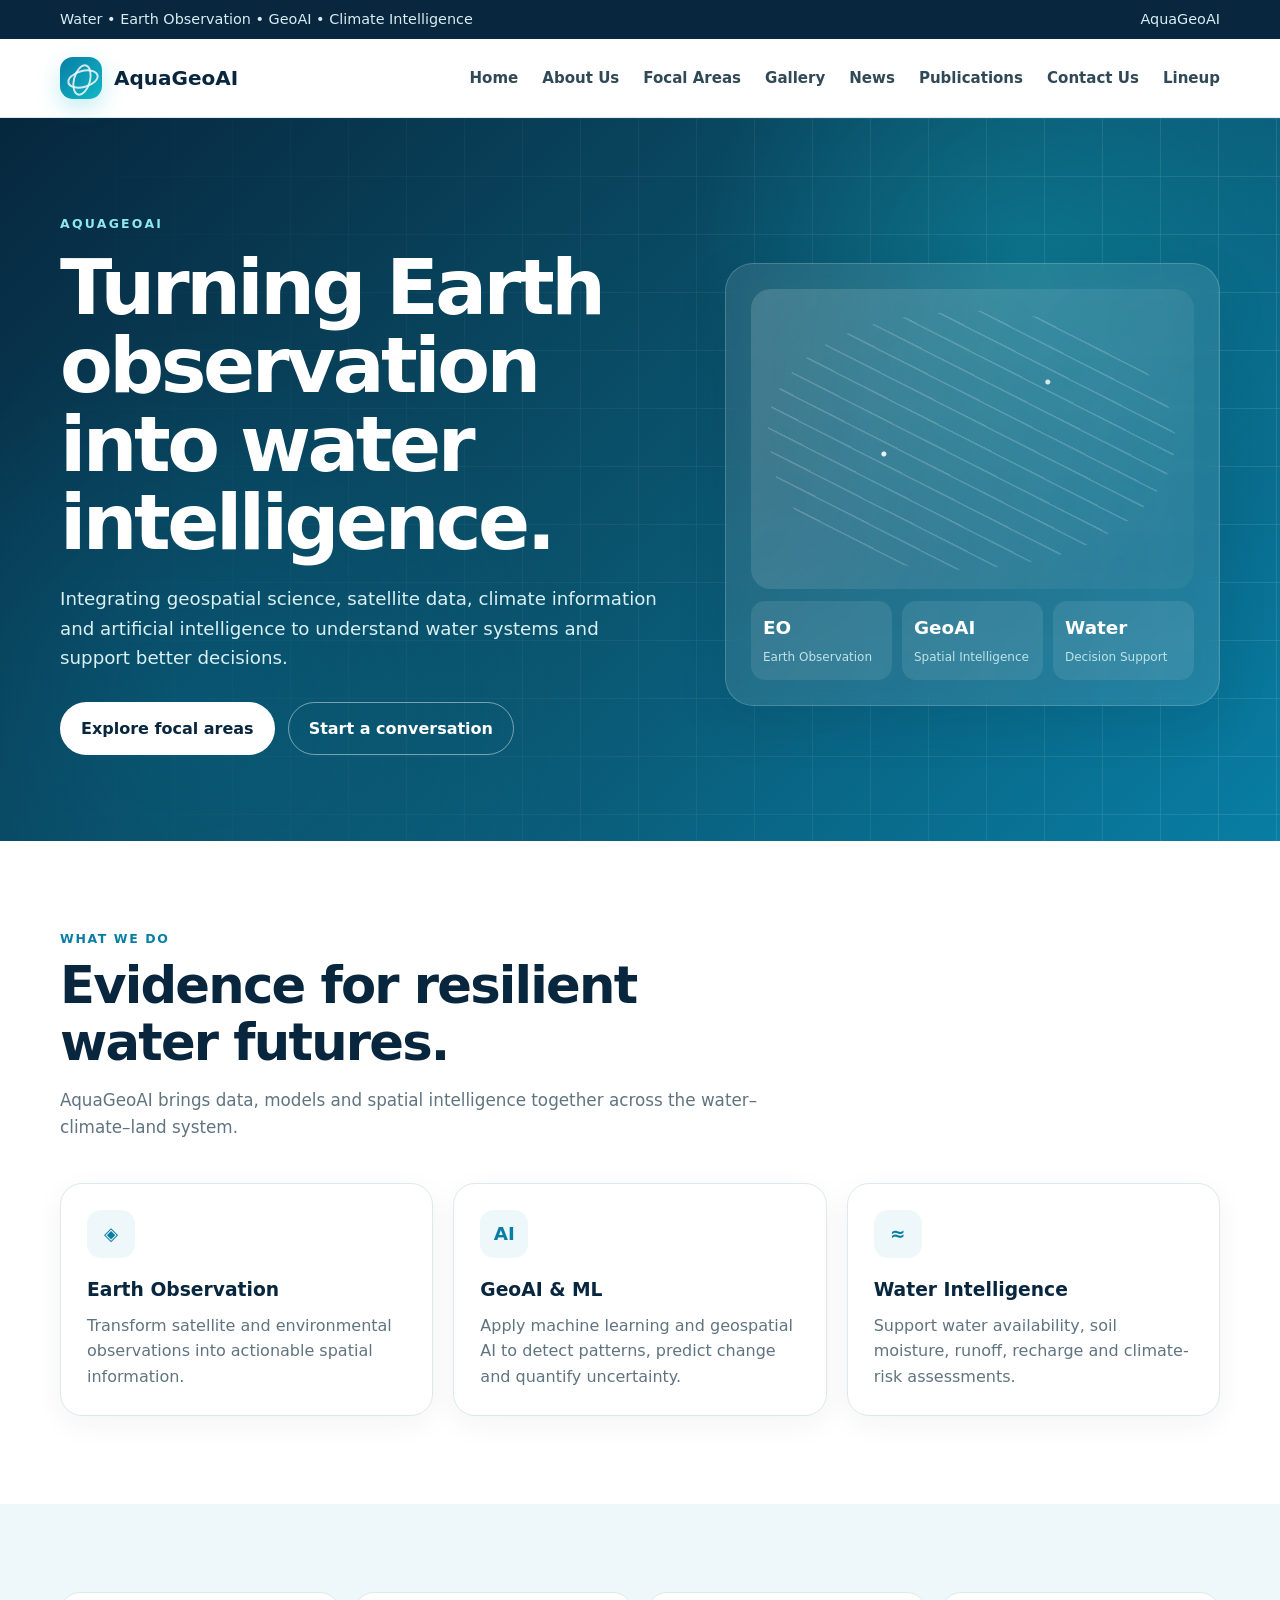
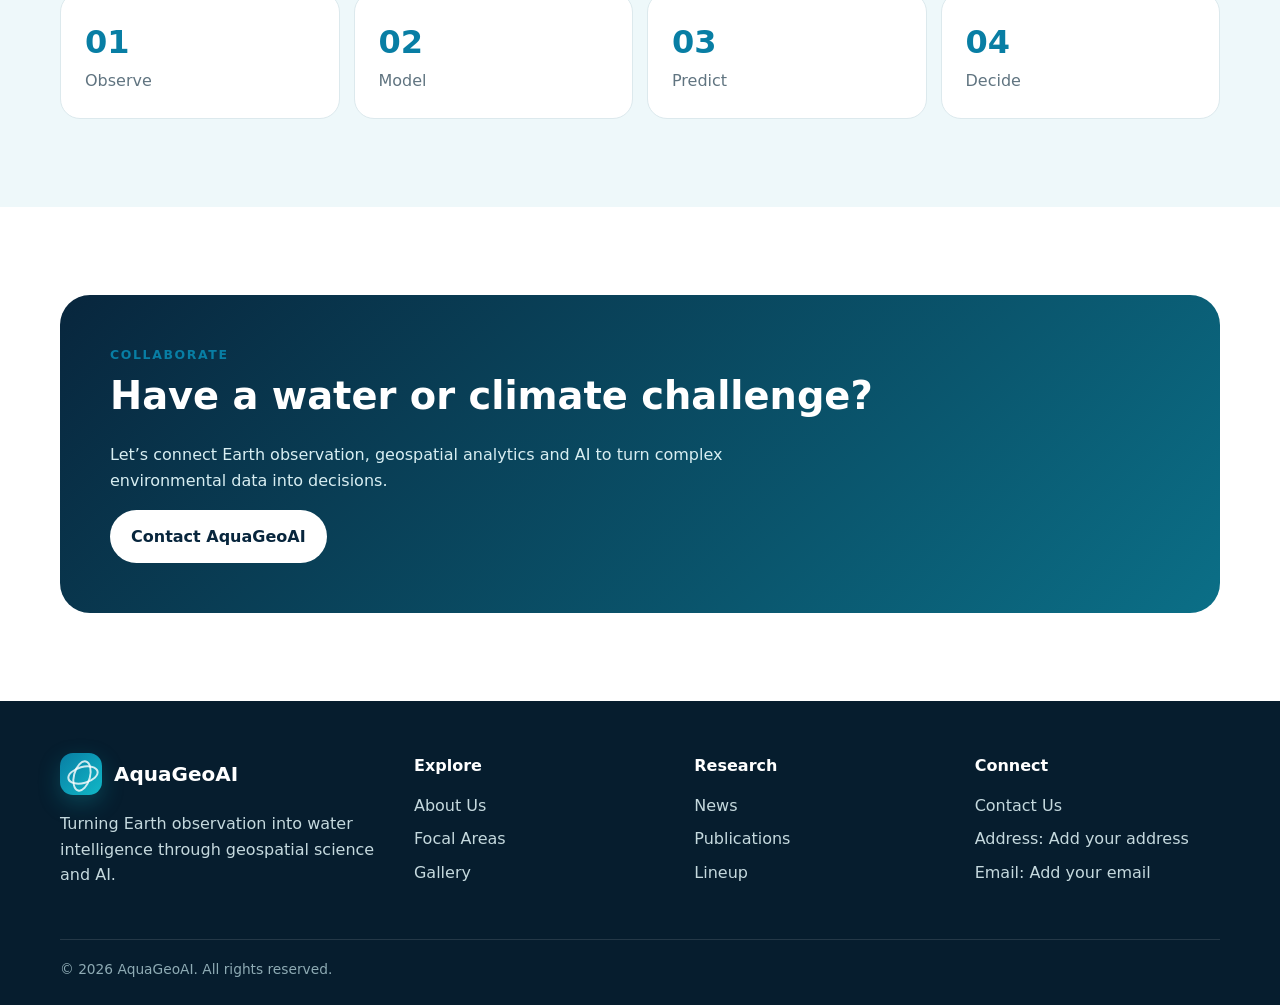
<file: index.html>
<!doctype html>
<html lang="en"><head><meta charset="utf-8"><meta name="viewport" content="width=device-width,initial-scale=1">
<title>Home | AquaGeoAI</title><meta name="description" content="AquaGeoAI — Earth observation, GeoAI, water resources and climate intelligence.">
<link rel="stylesheet" href="styles.css"></head><body>
<div class="topbar"><div class="container"><span>Water • Earth Observation • GeoAI • Climate Intelligence</span><span>AquaGeoAI</span></div></div>
<nav><div class="container nav-inner"><a class="logo" href="index.html"><span class="logo-mark"></span><span>AquaGeoAI</span></a><button class="menu" aria-label="Menu">☰</button><div class="navlinks"><a href="index.html">Home</a><a href="about-us.html">About Us</a><a href="focal-areas.html">Focal Areas</a><a href="gallery.html">Gallery</a><a href="news.html">News</a><a href="publications.html">Publications</a><a href="contact.html">Contact Us</a><a href="lineup.html">Lineup</a></div></div></nav>
<main><section class="hero"><div class="container hero-grid"><div>
<div class="eyebrow">AquaGeoAI</div>
<h1>Turning Earth observation into water intelligence.</h1>
<p>Integrating geospatial science, satellite data, climate information and artificial intelligence to understand water systems and support better decisions.</p>
<div class="actions"><a class="btn btn-primary" href="focal-areas.html">Explore focal areas</a><a class="btn btn-ghost" href="contact.html">Start a conversation</a></div>
</div><div class="hero-panel"><div class="panel-map"></div><div class="metric-row"><div class="metric"><strong>EO</strong><span>Earth Observation</span></div><div class="metric"><strong>GeoAI</strong><span>Spatial Intelligence</span></div><div class="metric"><strong>Water</strong><span>Decision Support</span></div></div></div></div></section>
<section><div class="container"><div class="section-head"><div class="kicker">What we do</div><h2>Evidence for resilient water futures.</h2><p>AquaGeoAI brings data, models and spatial intelligence together across the water–climate–land system.</p></div><div class="cards">
<div class="card"><div class="icon">◈</div><h3>Earth Observation</h3><p>Transform satellite and environmental observations into actionable spatial information.</p></div>
<div class="card"><div class="icon">AI</div><h3>GeoAI & ML</h3><p>Apply machine learning and geospatial AI to detect patterns, predict change and quantify uncertainty.</p></div>
<div class="card"><div class="icon">≈</div><h3>Water Intelligence</h3><p>Support water availability, soil moisture, runoff, recharge and climate-risk assessments.</p></div>
</div></div></section>
<section class="band"><div class="container"><div class="stats"><div class="stat"><strong>01</strong><span>Observe</span></div><div class="stat"><strong>02</strong><span>Model</span></div><div class="stat"><strong>03</strong><span>Predict</span></div><div class="stat"><strong>04</strong><span>Decide</span></div></div></div></section>
<section><div class="container"><div class="cta"><div class="kicker">Collaborate</div><h2>Have a water or climate challenge?</h2><p>Let’s connect Earth observation, geospatial analytics and AI to turn complex environmental data into decisions.</p><a class="btn btn-primary" href="contact.html">Contact AquaGeoAI</a></div></div></section></main>
<footer><div class="container"><div class="footer-grid"><div><a class="logo" href="index.html" style="color:#fff"><span class="logo-mark"></span><span>AquaGeoAI</span></a><p>Turning Earth observation into water intelligence through geospatial science and AI.</p></div>
<div><div class="footer-title">Explore</div><div class="footer-links"><a href="about-us.html">About Us</a><a href="focal-areas.html">Focal Areas</a><a href="gallery.html">Gallery</a></div></div>
<div><div class="footer-title">Research</div><div class="footer-links"><a href="news.html">News</a><a href="publications.html">Publications</a><a href="lineup.html">Lineup</a></div></div>
<div><div class="footer-title">Connect</div><div class="footer-links"><a href="contact.html">Contact Us</a><span>Address: Add your address</span><span>Email: Add your email</span></div></div></div>
<div class="copyright">© <span data-year></span> AquaGeoAI. All rights reserved.</div></div></footer>
<script src="script.js"></script></body></html>
</file>
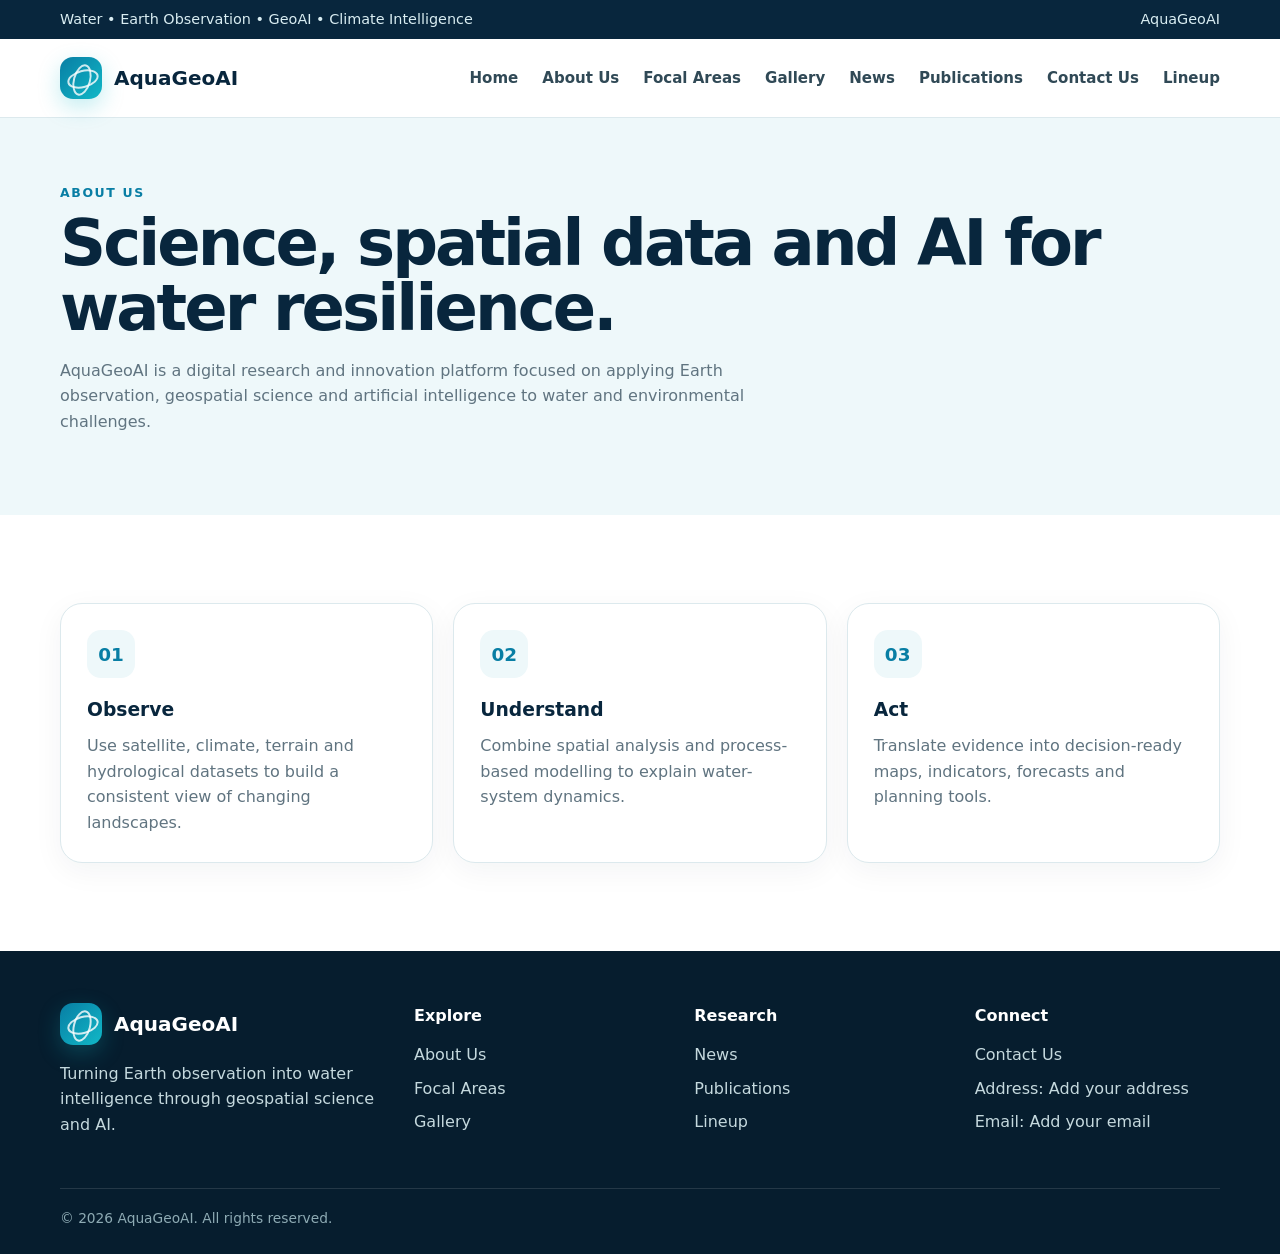
<file: about-us.html>
<!doctype html>
<html lang="en"><head><meta charset="utf-8"><meta name="viewport" content="width=device-width,initial-scale=1">
<title>About Us | AquaGeoAI</title><meta name="description" content="AquaGeoAI — Earth observation, GeoAI, water resources and climate intelligence.">
<link rel="stylesheet" href="styles.css"></head><body>
<div class="topbar"><div class="container"><span>Water • Earth Observation • GeoAI • Climate Intelligence</span><span>AquaGeoAI</span></div></div>
<nav><div class="container nav-inner"><a class="logo" href="index.html"><span class="logo-mark"></span><span>AquaGeoAI</span></a><button class="menu" aria-label="Menu">☰</button><div class="navlinks"><a href="index.html">Home</a><a href="about-us.html">About Us</a><a href="focal-areas.html">Focal Areas</a><a href="gallery.html">Gallery</a><a href="news.html">News</a><a href="publications.html">Publications</a><a href="contact.html">Contact Us</a><a href="lineup.html">Lineup</a></div></div></nav>
<main><section class="page-hero"><div class="container"><div class="kicker">About us</div><h1>Science, spatial data and AI for water resilience.</h1><p>AquaGeoAI is a digital research and innovation platform focused on applying Earth observation, geospatial science and artificial intelligence to water and environmental challenges.</p></div></section>
<section><div class="container"><div class="cards"><div class="card"><div class="icon">01</div><h3>Observe</h3><p>Use satellite, climate, terrain and hydrological datasets to build a consistent view of changing landscapes.</p></div><div class="card"><div class="icon">02</div><h3>Understand</h3><p>Combine spatial analysis and process-based modelling to explain water-system dynamics.</p></div><div class="card"><div class="icon">03</div><h3>Act</h3><p>Translate evidence into decision-ready maps, indicators, forecasts and planning tools.</p></div></div></div></section></main>
<footer><div class="container"><div class="footer-grid"><div><a class="logo" href="index.html" style="color:#fff"><span class="logo-mark"></span><span>AquaGeoAI</span></a><p>Turning Earth observation into water intelligence through geospatial science and AI.</p></div>
<div><div class="footer-title">Explore</div><div class="footer-links"><a href="about-us.html">About Us</a><a href="focal-areas.html">Focal Areas</a><a href="gallery.html">Gallery</a></div></div>
<div><div class="footer-title">Research</div><div class="footer-links"><a href="news.html">News</a><a href="publications.html">Publications</a><a href="lineup.html">Lineup</a></div></div>
<div><div class="footer-title">Connect</div><div class="footer-links"><a href="contact.html">Contact Us</a><span>Address: Add your address</span><span>Email: Add your email</span></div></div></div>
<div class="copyright">© <span data-year></span> AquaGeoAI. All rights reserved.</div></div></footer>
<script src="script.js"></script></body></html>
</file>
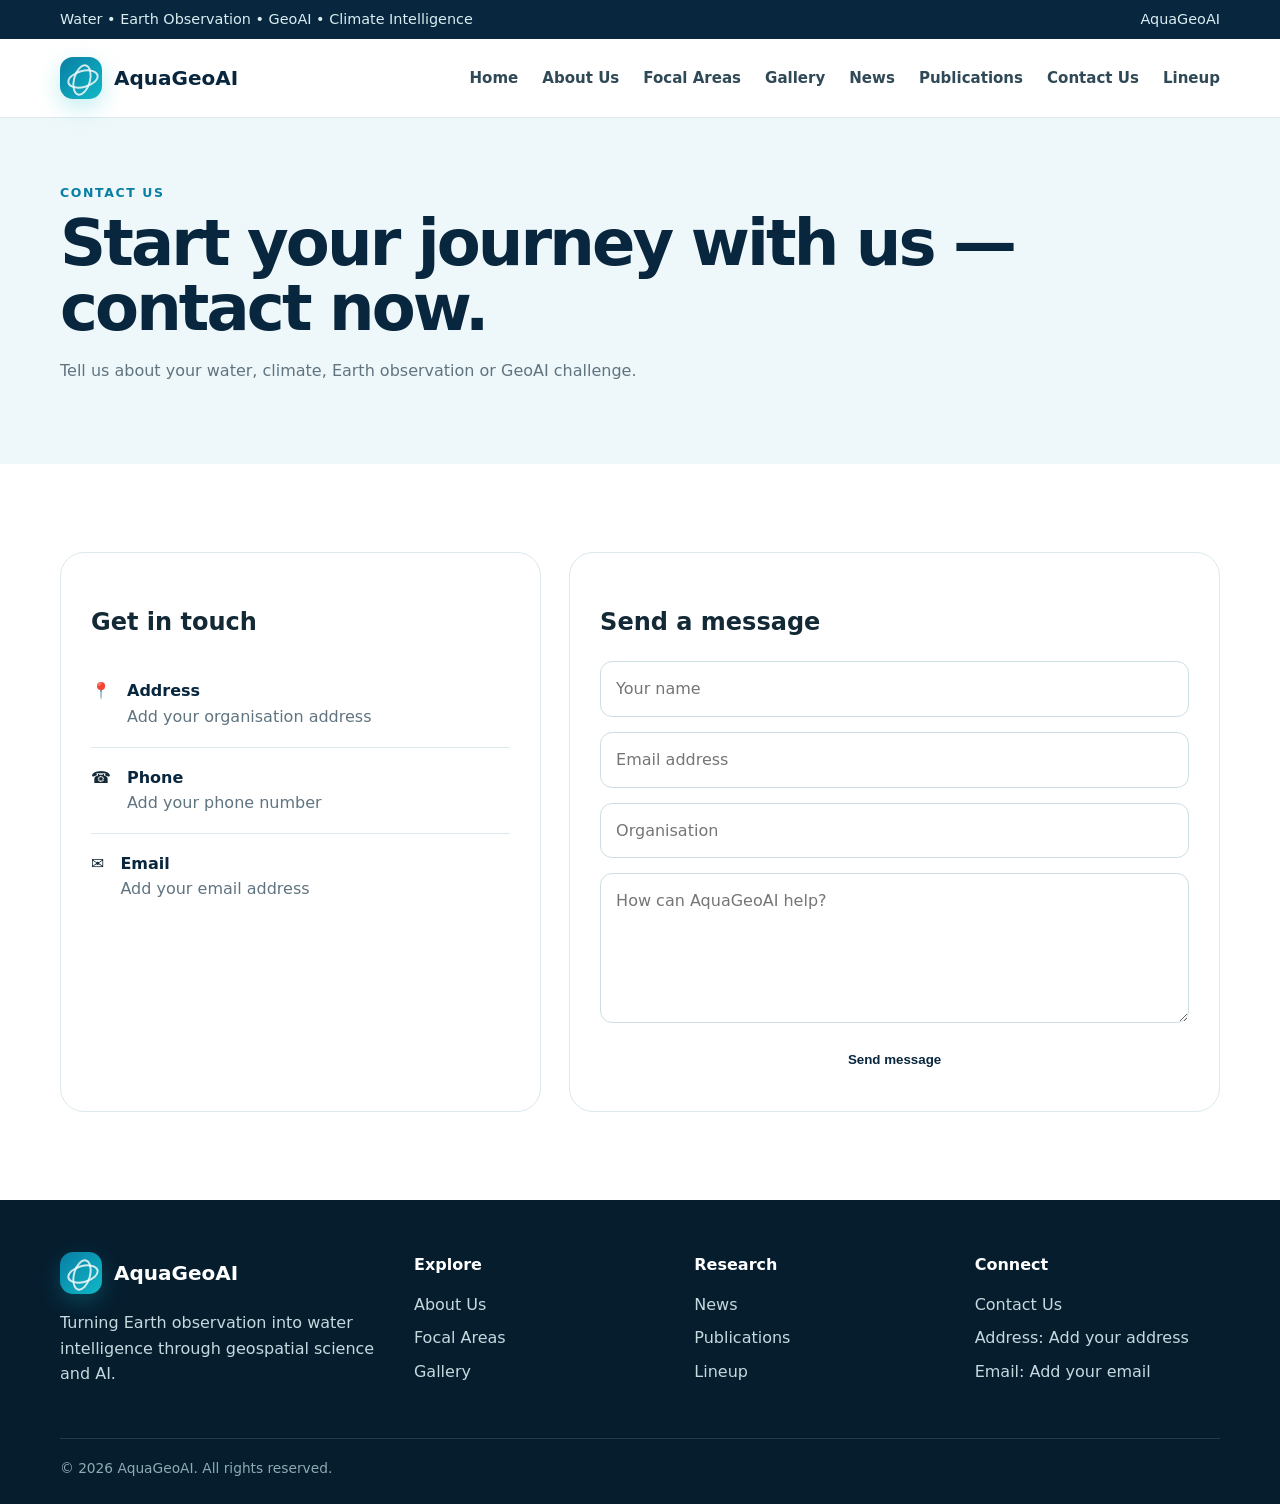
<file: contact.html>
<!doctype html>
<html lang="en"><head><meta charset="utf-8"><meta name="viewport" content="width=device-width,initial-scale=1">
<title>Contact Us | AquaGeoAI</title><meta name="description" content="AquaGeoAI — Earth observation, GeoAI, water resources and climate intelligence.">
<link rel="stylesheet" href="styles.css"></head><body>
<div class="topbar"><div class="container"><span>Water • Earth Observation • GeoAI • Climate Intelligence</span><span>AquaGeoAI</span></div></div>
<nav><div class="container nav-inner"><a class="logo" href="index.html"><span class="logo-mark"></span><span>AquaGeoAI</span></a><button class="menu" aria-label="Menu">☰</button><div class="navlinks"><a href="index.html">Home</a><a href="about-us.html">About Us</a><a href="focal-areas.html">Focal Areas</a><a href="gallery.html">Gallery</a><a href="news.html">News</a><a href="publications.html">Publications</a><a href="contact.html">Contact Us</a><a href="lineup.html">Lineup</a></div></div></nav>
<main><section class="page-hero"><div class="container"><div class="kicker">Contact us</div><h1>Start your journey with us — contact now.</h1><p>Tell us about your water, climate, Earth observation or GeoAI challenge.</p></div></section>
<section><div class="container contact-grid"><div class="contact-card"><h2>Get in touch</h2><div class="contact-row"><div>📍</div><div><b>Address</b><span>Add your organisation address</span></div></div><div class="contact-row"><div>☎</div><div><b>Phone</b><span>Add your phone number</span></div></div><div class="contact-row"><div>✉</div><div><b>Email</b><span>Add your email address</span></div></div></div><div class="contact-card"><h2>Send a message</h2><form onsubmit="event.preventDefault(); alert('Thank you. Connect this form to your preferred email service or backend.');"><input placeholder="Your name" required><input type="email" placeholder="Email address" required><input placeholder="Organisation"><textarea placeholder="How can AquaGeoAI help?"></textarea><button class="btn btn-primary" type="submit">Send message</button></form></div></div></section></main>
<footer><div class="container"><div class="footer-grid"><div><a class="logo" href="index.html" style="color:#fff"><span class="logo-mark"></span><span>AquaGeoAI</span></a><p>Turning Earth observation into water intelligence through geospatial science and AI.</p></div>
<div><div class="footer-title">Explore</div><div class="footer-links"><a href="about-us.html">About Us</a><a href="focal-areas.html">Focal Areas</a><a href="gallery.html">Gallery</a></div></div>
<div><div class="footer-title">Research</div><div class="footer-links"><a href="news.html">News</a><a href="publications.html">Publications</a><a href="lineup.html">Lineup</a></div></div>
<div><div class="footer-title">Connect</div><div class="footer-links"><a href="contact.html">Contact Us</a><span>Address: Add your address</span><span>Email: Add your email</span></div></div></div>
<div class="copyright">© <span data-year></span> AquaGeoAI. All rights reserved.</div></div></footer>
<script src="script.js"></script></body></html>
</file>
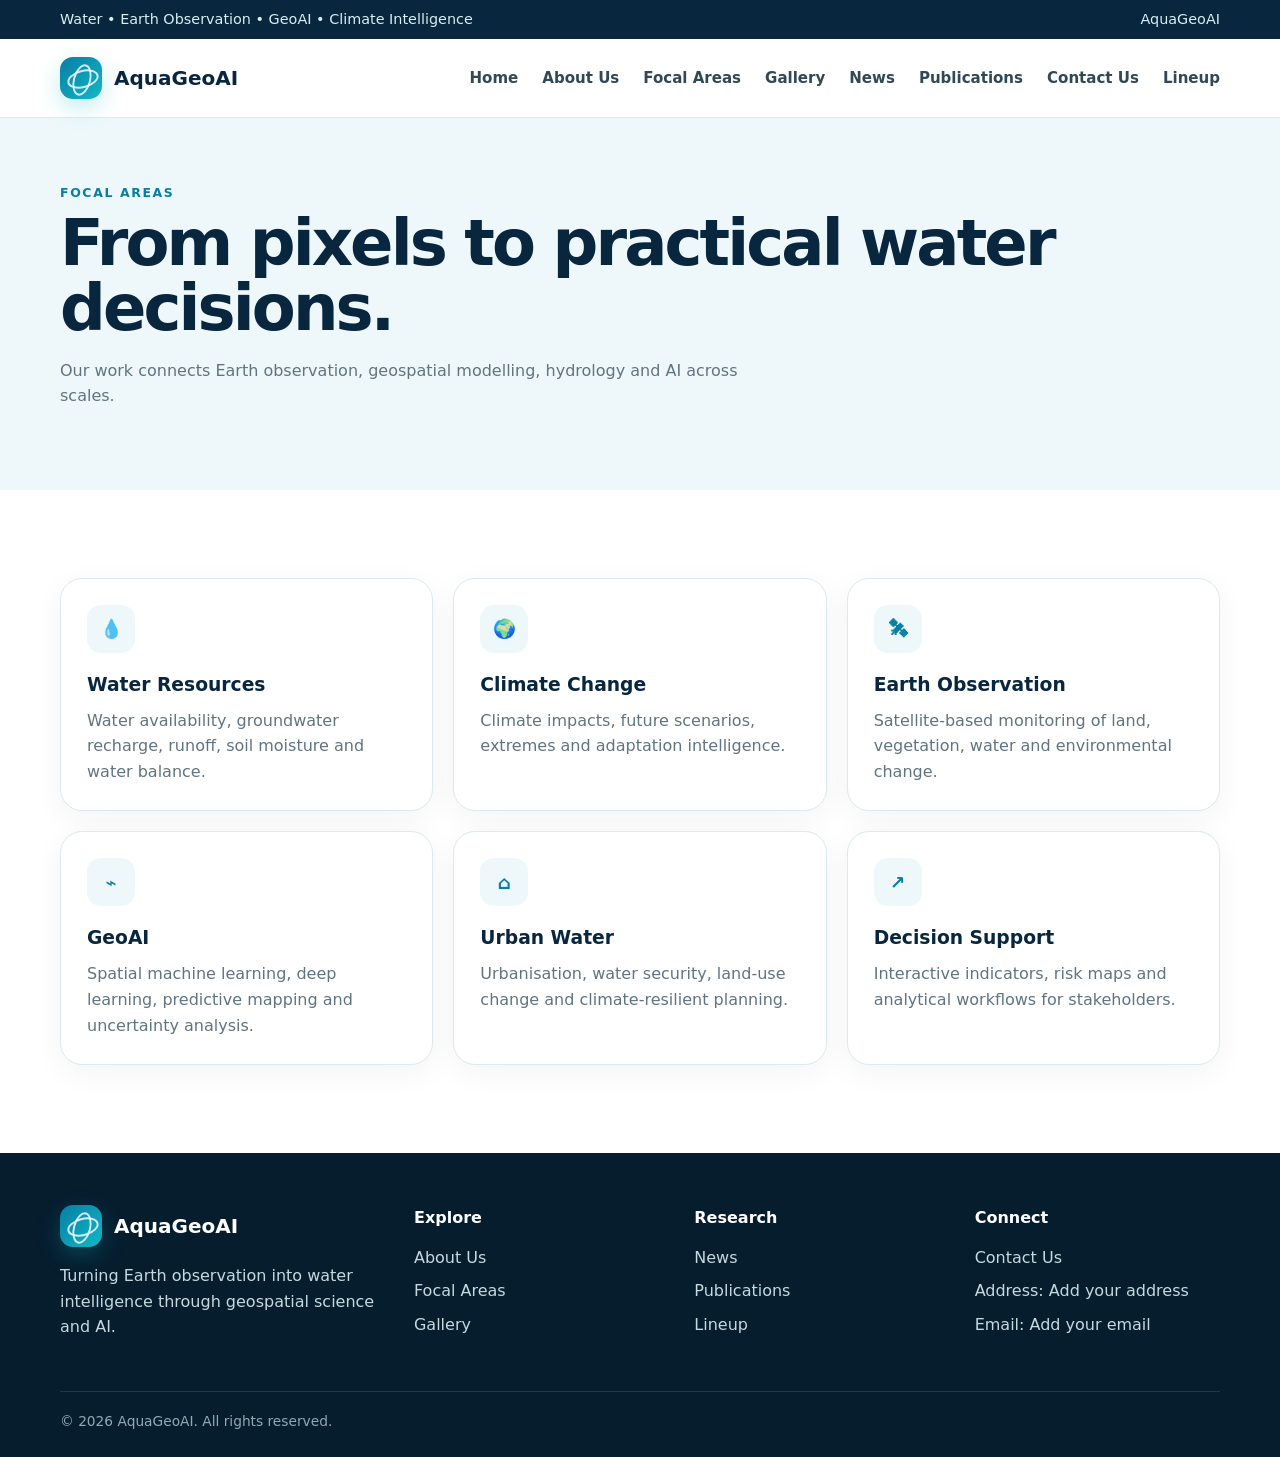
<file: focal-areas.html>
<!doctype html>
<html lang="en"><head><meta charset="utf-8"><meta name="viewport" content="width=device-width,initial-scale=1">
<title>Focal Areas | AquaGeoAI</title><meta name="description" content="AquaGeoAI — Earth observation, GeoAI, water resources and climate intelligence.">
<link rel="stylesheet" href="styles.css"></head><body>
<div class="topbar"><div class="container"><span>Water • Earth Observation • GeoAI • Climate Intelligence</span><span>AquaGeoAI</span></div></div>
<nav><div class="container nav-inner"><a class="logo" href="index.html"><span class="logo-mark"></span><span>AquaGeoAI</span></a><button class="menu" aria-label="Menu">☰</button><div class="navlinks"><a href="index.html">Home</a><a href="about-us.html">About Us</a><a href="focal-areas.html">Focal Areas</a><a href="gallery.html">Gallery</a><a href="news.html">News</a><a href="publications.html">Publications</a><a href="contact.html">Contact Us</a><a href="lineup.html">Lineup</a></div></div></nav>
<main><section class="page-hero"><div class="container"><div class="kicker">Focal areas</div><h1>From pixels to practical water decisions.</h1><p>Our work connects Earth observation, geospatial modelling, hydrology and AI across scales.</p></div></section>
<section><div class="container"><div class="cards">
<div class="card"><div class="icon">💧</div><h3>Water Resources</h3><p>Water availability, groundwater recharge, runoff, soil moisture and water balance.</p></div>
<div class="card"><div class="icon">🌍</div><h3>Climate Change</h3><p>Climate impacts, future scenarios, extremes and adaptation intelligence.</p></div>
<div class="card"><div class="icon">🛰</div><h3>Earth Observation</h3><p>Satellite-based monitoring of land, vegetation, water and environmental change.</p></div>
<div class="card"><div class="icon">⌁</div><h3>GeoAI</h3><p>Spatial machine learning, deep learning, predictive mapping and uncertainty analysis.</p></div>
<div class="card"><div class="icon">⌂</div><h3>Urban Water</h3><p>Urbanisation, water security, land-use change and climate-resilient planning.</p></div>
<div class="card"><div class="icon">↗</div><h3>Decision Support</h3><p>Interactive indicators, risk maps and analytical workflows for stakeholders.</p></div>
</div></div></section></main>
<footer><div class="container"><div class="footer-grid"><div><a class="logo" href="index.html" style="color:#fff"><span class="logo-mark"></span><span>AquaGeoAI</span></a><p>Turning Earth observation into water intelligence through geospatial science and AI.</p></div>
<div><div class="footer-title">Explore</div><div class="footer-links"><a href="about-us.html">About Us</a><a href="focal-areas.html">Focal Areas</a><a href="gallery.html">Gallery</a></div></div>
<div><div class="footer-title">Research</div><div class="footer-links"><a href="news.html">News</a><a href="publications.html">Publications</a><a href="lineup.html">Lineup</a></div></div>
<div><div class="footer-title">Connect</div><div class="footer-links"><a href="contact.html">Contact Us</a><span>Address: Add your address</span><span>Email: Add your email</span></div></div></div>
<div class="copyright">© <span data-year></span> AquaGeoAI. All rights reserved.</div></div></footer>
<script src="script.js"></script></body></html>
</file>
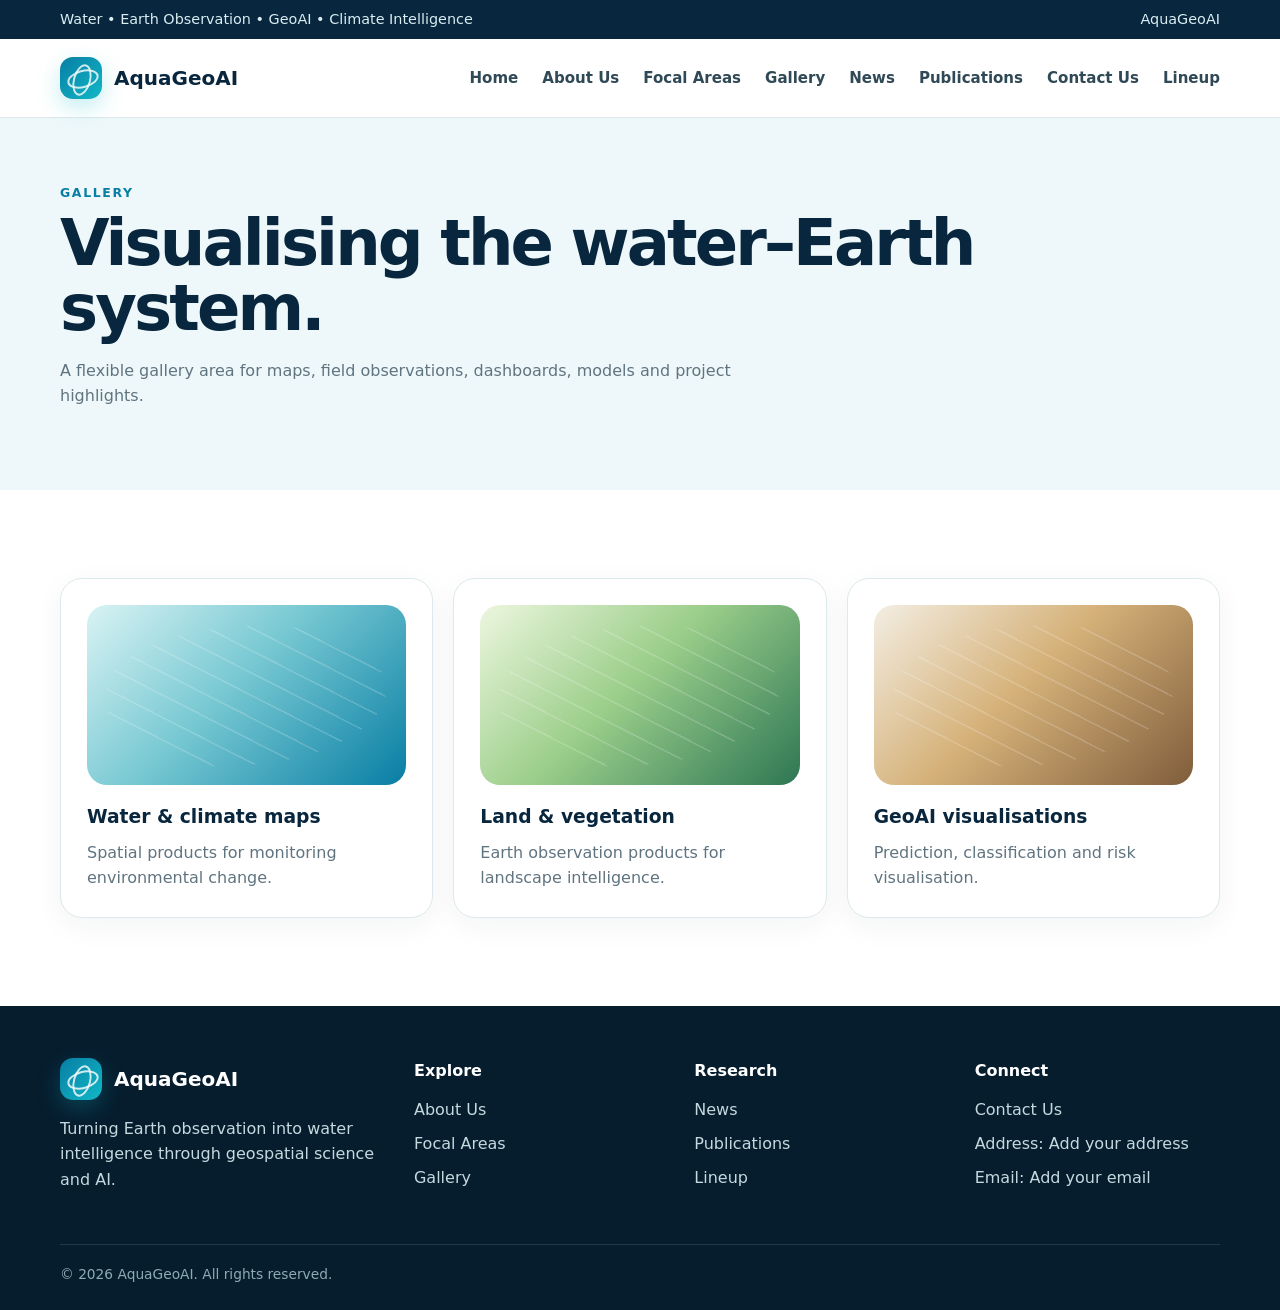
<file: gallery.html>
<!doctype html>
<html lang="en"><head><meta charset="utf-8"><meta name="viewport" content="width=device-width,initial-scale=1">
<title>Gallery | AquaGeoAI</title><meta name="description" content="AquaGeoAI — Earth observation, GeoAI, water resources and climate intelligence.">
<link rel="stylesheet" href="styles.css"></head><body>
<div class="topbar"><div class="container"><span>Water • Earth Observation • GeoAI • Climate Intelligence</span><span>AquaGeoAI</span></div></div>
<nav><div class="container nav-inner"><a class="logo" href="index.html"><span class="logo-mark"></span><span>AquaGeoAI</span></a><button class="menu" aria-label="Menu">☰</button><div class="navlinks"><a href="index.html">Home</a><a href="about-us.html">About Us</a><a href="focal-areas.html">Focal Areas</a><a href="gallery.html">Gallery</a><a href="news.html">News</a><a href="publications.html">Publications</a><a href="contact.html">Contact Us</a><a href="lineup.html">Lineup</a></div></div></nav>
<main><section class="page-hero"><div class="container"><div class="kicker">Gallery</div><h1>Visualising the water–Earth system.</h1><p>A flexible gallery area for maps, field observations, dashboards, models and project highlights.</p></div></section>
<section><div class="container"><div class="cards">
<div class="card"><div class="panel-map" style="height:180px;background:linear-gradient(135deg,#d9f3f4,#77c8d2 45%,#087ea4)"></div><h3>Water & climate maps</h3><p>Spatial products for monitoring environmental change.</p></div>
<div class="card"><div class="panel-map" style="height:180px;background:linear-gradient(135deg,#edf6df,#9ccf8b 45%,#2d7653)"></div><h3>Land & vegetation</h3><p>Earth observation products for landscape intelligence.</p></div>
<div class="card"><div class="panel-map" style="height:180px;background:linear-gradient(135deg,#f3eee3,#d6b27a 45%,#805d3b)"></div><h3>GeoAI visualisations</h3><p>Prediction, classification and risk visualisation.</p></div>
</div></div></section></main>
<footer><div class="container"><div class="footer-grid"><div><a class="logo" href="index.html" style="color:#fff"><span class="logo-mark"></span><span>AquaGeoAI</span></a><p>Turning Earth observation into water intelligence through geospatial science and AI.</p></div>
<div><div class="footer-title">Explore</div><div class="footer-links"><a href="about-us.html">About Us</a><a href="focal-areas.html">Focal Areas</a><a href="gallery.html">Gallery</a></div></div>
<div><div class="footer-title">Research</div><div class="footer-links"><a href="news.html">News</a><a href="publications.html">Publications</a><a href="lineup.html">Lineup</a></div></div>
<div><div class="footer-title">Connect</div><div class="footer-links"><a href="contact.html">Contact Us</a><span>Address: Add your address</span><span>Email: Add your email</span></div></div></div>
<div class="copyright">© <span data-year></span> AquaGeoAI. All rights reserved.</div></div></footer>
<script src="script.js"></script></body></html>
</file>
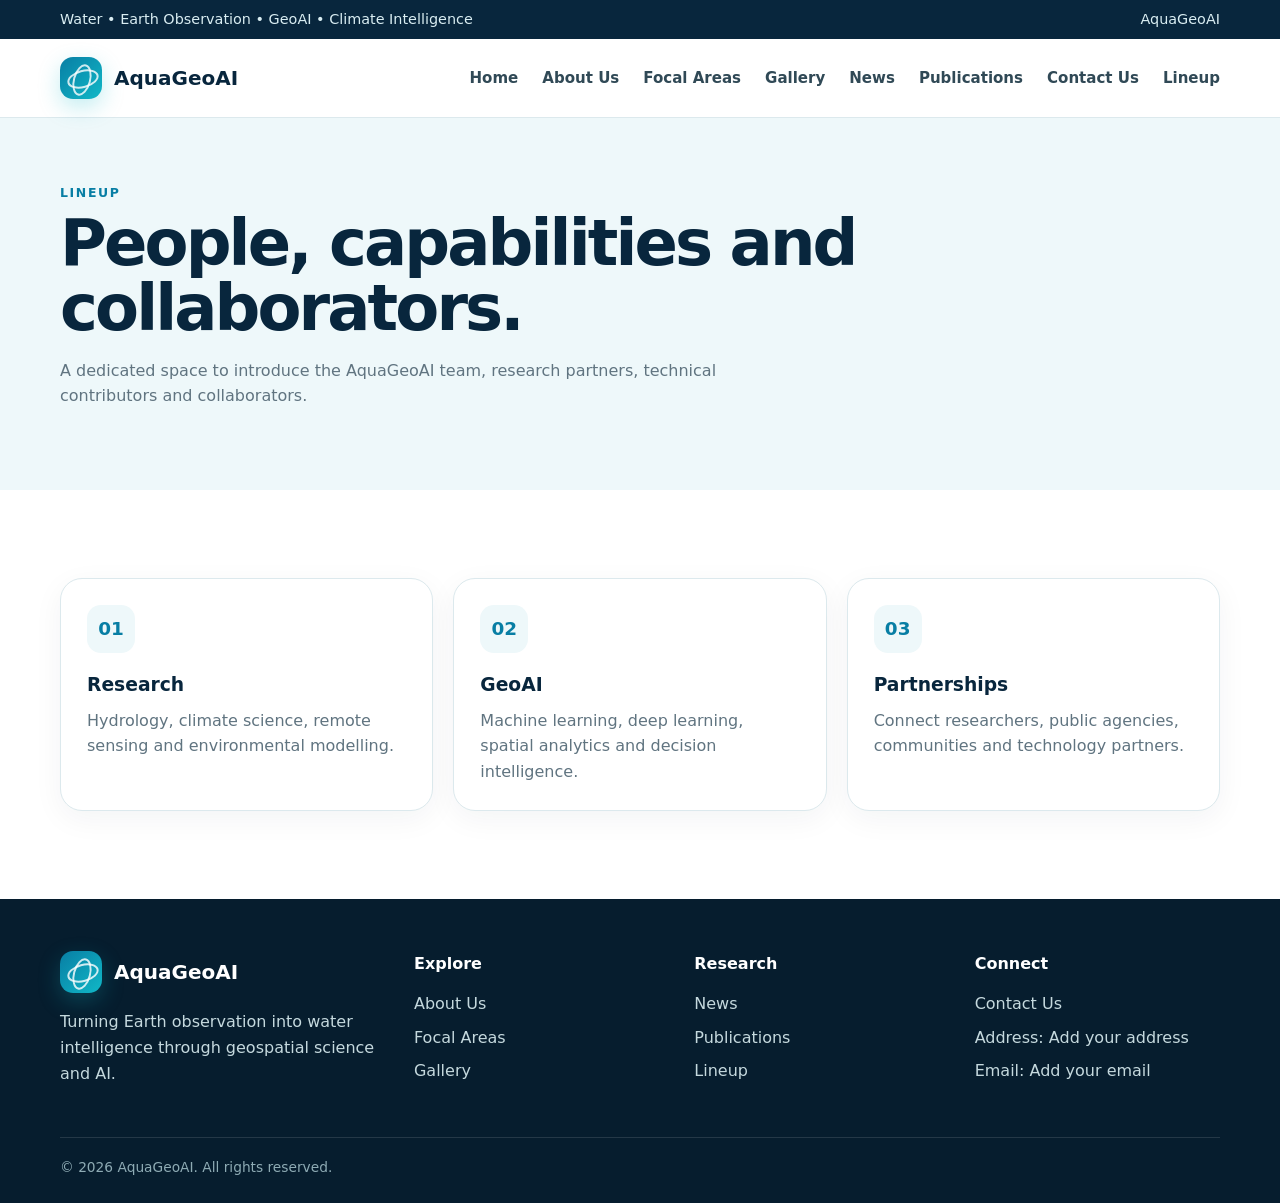
<file: lineup.html>
<!doctype html>
<html lang="en"><head><meta charset="utf-8"><meta name="viewport" content="width=device-width,initial-scale=1">
<title>Lineup | AquaGeoAI</title><meta name="description" content="AquaGeoAI — Earth observation, GeoAI, water resources and climate intelligence.">
<link rel="stylesheet" href="styles.css"></head><body>
<div class="topbar"><div class="container"><span>Water • Earth Observation • GeoAI • Climate Intelligence</span><span>AquaGeoAI</span></div></div>
<nav><div class="container nav-inner"><a class="logo" href="index.html"><span class="logo-mark"></span><span>AquaGeoAI</span></a><button class="menu" aria-label="Menu">☰</button><div class="navlinks"><a href="index.html">Home</a><a href="about-us.html">About Us</a><a href="focal-areas.html">Focal Areas</a><a href="gallery.html">Gallery</a><a href="news.html">News</a><a href="publications.html">Publications</a><a href="contact.html">Contact Us</a><a href="lineup.html">Lineup</a></div></div></nav>
<main><section class="page-hero"><div class="container"><div class="kicker">Lineup</div><h1>People, capabilities and collaborators.</h1><p>A dedicated space to introduce the AquaGeoAI team, research partners, technical contributors and collaborators.</p></div></section>
<section><div class="container"><div class="cards"><div class="card"><div class="icon">01</div><h3>Research</h3><p>Hydrology, climate science, remote sensing and environmental modelling.</p></div><div class="card"><div class="icon">02</div><h3>GeoAI</h3><p>Machine learning, deep learning, spatial analytics and decision intelligence.</p></div><div class="card"><div class="icon">03</div><h3>Partnerships</h3><p>Connect researchers, public agencies, communities and technology partners.</p></div></div></div></section></main>
<footer><div class="container"><div class="footer-grid"><div><a class="logo" href="index.html" style="color:#fff"><span class="logo-mark"></span><span>AquaGeoAI</span></a><p>Turning Earth observation into water intelligence through geospatial science and AI.</p></div>
<div><div class="footer-title">Explore</div><div class="footer-links"><a href="about-us.html">About Us</a><a href="focal-areas.html">Focal Areas</a><a href="gallery.html">Gallery</a></div></div>
<div><div class="footer-title">Research</div><div class="footer-links"><a href="news.html">News</a><a href="publications.html">Publications</a><a href="lineup.html">Lineup</a></div></div>
<div><div class="footer-title">Connect</div><div class="footer-links"><a href="contact.html">Contact Us</a><span>Address: Add your address</span><span>Email: Add your email</span></div></div></div>
<div class="copyright">© <span data-year></span> AquaGeoAI. All rights reserved.</div></div></footer>
<script src="script.js"></script></body></html>
</file>
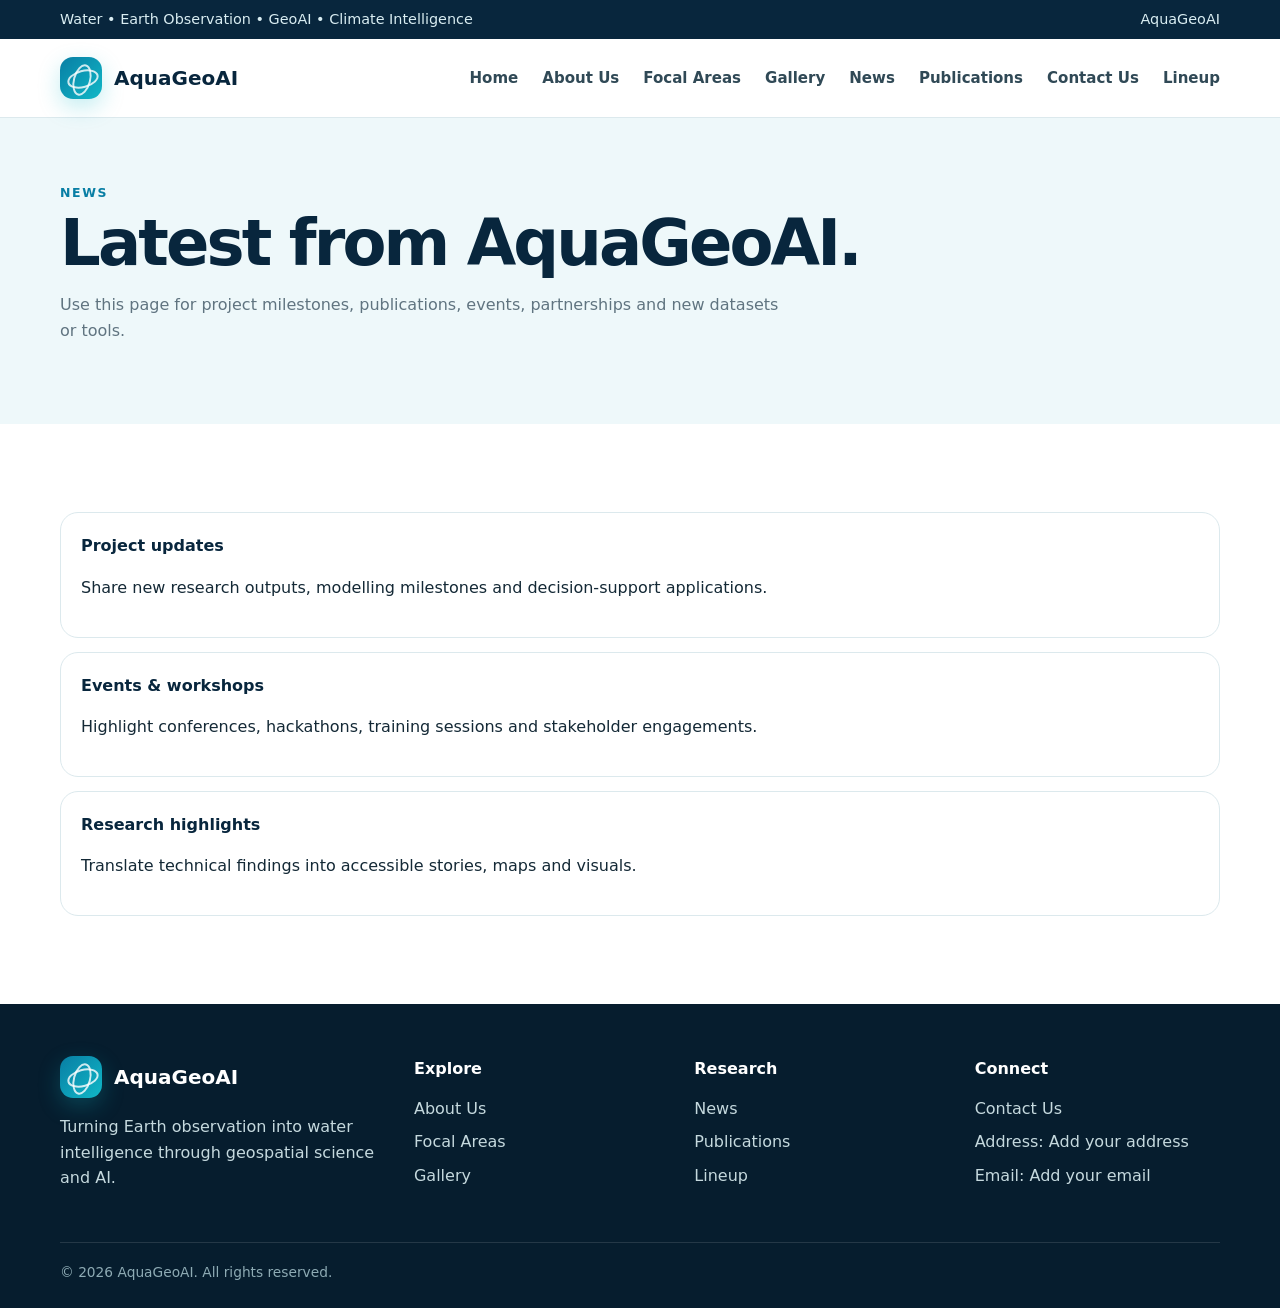
<file: news.html>
<!doctype html>
<html lang="en"><head><meta charset="utf-8"><meta name="viewport" content="width=device-width,initial-scale=1">
<title>News | AquaGeoAI</title><meta name="description" content="AquaGeoAI — Earth observation, GeoAI, water resources and climate intelligence.">
<link rel="stylesheet" href="styles.css"></head><body>
<div class="topbar"><div class="container"><span>Water • Earth Observation • GeoAI • Climate Intelligence</span><span>AquaGeoAI</span></div></div>
<nav><div class="container nav-inner"><a class="logo" href="index.html"><span class="logo-mark"></span><span>AquaGeoAI</span></a><button class="menu" aria-label="Menu">☰</button><div class="navlinks"><a href="index.html">Home</a><a href="about-us.html">About Us</a><a href="focal-areas.html">Focal Areas</a><a href="gallery.html">Gallery</a><a href="news.html">News</a><a href="publications.html">Publications</a><a href="contact.html">Contact Us</a><a href="lineup.html">Lineup</a></div></div></nav>
<main><section class="page-hero"><div class="container"><div class="kicker">News</div><h1>Latest from AquaGeoAI.</h1><p>Use this page for project milestones, publications, events, partnerships and new datasets or tools.</p></div></section>
<section><div class="container list"><div class="list-item"><strong>Project updates</strong><p>Share new research outputs, modelling milestones and decision-support applications.</p></div><div class="list-item"><strong>Events & workshops</strong><p>Highlight conferences, hackathons, training sessions and stakeholder engagements.</p></div><div class="list-item"><strong>Research highlights</strong><p>Translate technical findings into accessible stories, maps and visuals.</p></div></div></section></main>
<footer><div class="container"><div class="footer-grid"><div><a class="logo" href="index.html" style="color:#fff"><span class="logo-mark"></span><span>AquaGeoAI</span></a><p>Turning Earth observation into water intelligence through geospatial science and AI.</p></div>
<div><div class="footer-title">Explore</div><div class="footer-links"><a href="about-us.html">About Us</a><a href="focal-areas.html">Focal Areas</a><a href="gallery.html">Gallery</a></div></div>
<div><div class="footer-title">Research</div><div class="footer-links"><a href="news.html">News</a><a href="publications.html">Publications</a><a href="lineup.html">Lineup</a></div></div>
<div><div class="footer-title">Connect</div><div class="footer-links"><a href="contact.html">Contact Us</a><span>Address: Add your address</span><span>Email: Add your email</span></div></div></div>
<div class="copyright">© <span data-year></span> AquaGeoAI. All rights reserved.</div></div></footer>
<script src="script.js"></script></body></html>
</file>
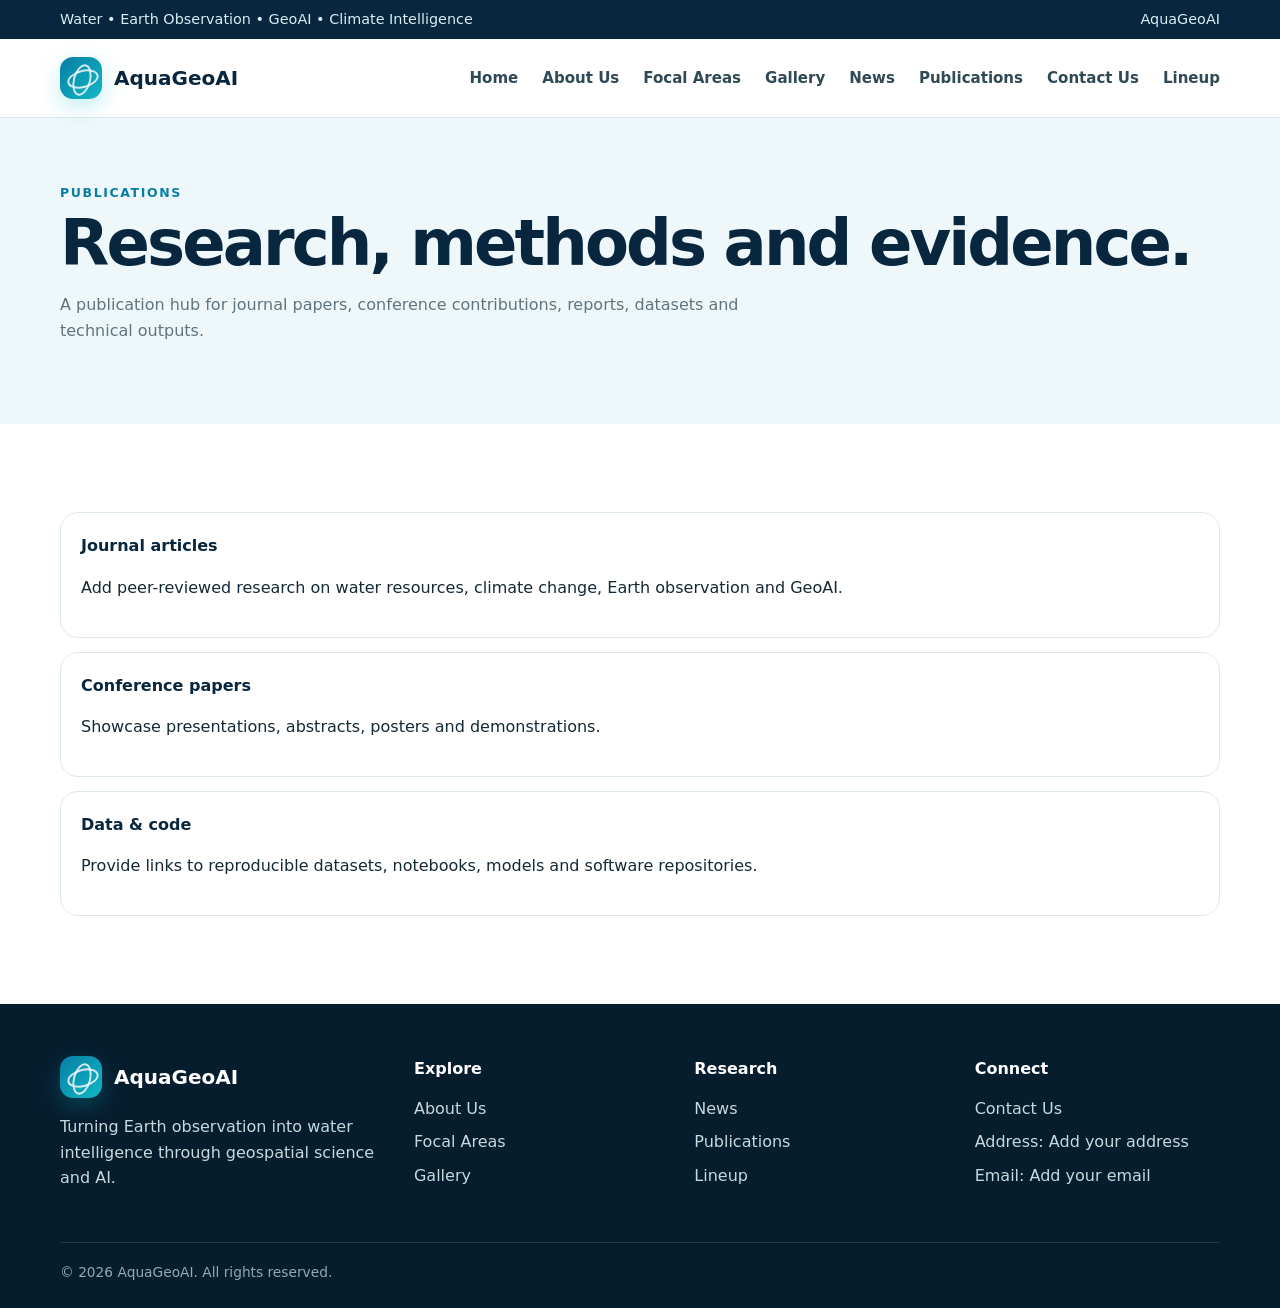
<file: publications.html>
<!doctype html>
<html lang="en"><head><meta charset="utf-8"><meta name="viewport" content="width=device-width,initial-scale=1">
<title>Publications | AquaGeoAI</title><meta name="description" content="AquaGeoAI — Earth observation, GeoAI, water resources and climate intelligence.">
<link rel="stylesheet" href="styles.css"></head><body>
<div class="topbar"><div class="container"><span>Water • Earth Observation • GeoAI • Climate Intelligence</span><span>AquaGeoAI</span></div></div>
<nav><div class="container nav-inner"><a class="logo" href="index.html"><span class="logo-mark"></span><span>AquaGeoAI</span></a><button class="menu" aria-label="Menu">☰</button><div class="navlinks"><a href="index.html">Home</a><a href="about-us.html">About Us</a><a href="focal-areas.html">Focal Areas</a><a href="gallery.html">Gallery</a><a href="news.html">News</a><a href="publications.html">Publications</a><a href="contact.html">Contact Us</a><a href="lineup.html">Lineup</a></div></div></nav>
<main><section class="page-hero"><div class="container"><div class="kicker">Publications</div><h1>Research, methods and evidence.</h1><p>A publication hub for journal papers, conference contributions, reports, datasets and technical outputs.</p></div></section>
<section><div class="container list"><div class="list-item"><strong>Journal articles</strong><p>Add peer-reviewed research on water resources, climate change, Earth observation and GeoAI.</p></div><div class="list-item"><strong>Conference papers</strong><p>Showcase presentations, abstracts, posters and demonstrations.</p></div><div class="list-item"><strong>Data & code</strong><p>Provide links to reproducible datasets, notebooks, models and software repositories.</p></div></div></section></main>
<footer><div class="container"><div class="footer-grid"><div><a class="logo" href="index.html" style="color:#fff"><span class="logo-mark"></span><span>AquaGeoAI</span></a><p>Turning Earth observation into water intelligence through geospatial science and AI.</p></div>
<div><div class="footer-title">Explore</div><div class="footer-links"><a href="about-us.html">About Us</a><a href="focal-areas.html">Focal Areas</a><a href="gallery.html">Gallery</a></div></div>
<div><div class="footer-title">Research</div><div class="footer-links"><a href="news.html">News</a><a href="publications.html">Publications</a><a href="lineup.html">Lineup</a></div></div>
<div><div class="footer-title">Connect</div><div class="footer-links"><a href="contact.html">Contact Us</a><span>Address: Add your address</span><span>Email: Add your email</span></div></div></div>
<div class="copyright">© <span data-year></span> AquaGeoAI. All rights reserved.</div></div></footer>
<script src="script.js"></script></body></html>
</file>
<file: styles.css>
:root{
  --navy:#08263d; --blue:#087ea4; --cyan:#11b8c7; --teal:#0a9a91;
  --ice:#eef8fa; --white:#fff; --ink:#142936; --muted:#607480;
  --line:#dce9ed; --shadow:0 18px 50px rgba(8,38,61,.12);
}
*{box-sizing:border-box} html{scroll-behavior:smooth}
body{margin:0;font-family:Inter,ui-sans-serif,system-ui,-apple-system,BlinkMacSystemFont,"Segoe UI",sans-serif;color:var(--ink);background:#fff;line-height:1.6}
a{color:inherit;text-decoration:none}.container{width:min(1160px,92%);margin:auto}
.topbar{background:var(--navy);color:#d9edf2;font-size:.9rem;padding:8px 0}
.topbar .container{display:flex;justify-content:space-between;gap:20px}
nav{position:sticky;top:0;z-index:20;background:rgba(255,255,255,.94);backdrop-filter:blur(12px);border-bottom:1px solid var(--line)}
.nav-inner{height:78px;display:flex;align-items:center;justify-content:space-between}
.logo{display:flex;align-items:center;gap:12px;font-weight:800;font-size:1.25rem;color:var(--navy)}
.logo-mark{width:42px;height:42px;border-radius:13px;background:linear-gradient(135deg,var(--blue),var(--cyan));position:relative;overflow:hidden;box-shadow:0 8px 22px rgba(17,184,199,.25)}
.logo-mark:before,.logo-mark:after{content:"";position:absolute;border-radius:50%;border:2px solid rgba(255,255,255,.8)}
.logo-mark:before{width:28px;height:14px;left:7px;top:13px;transform:rotate(-15deg)}
.logo-mark:after{width:14px;height:28px;left:13px;top:7px;transform:rotate(15deg)}
.navlinks{display:flex;align-items:center;gap:24px;font-size:.94rem;font-weight:650;color:#304956}
.navlinks a:hover,.navlinks a.active{color:var(--blue)}
.menu{display:none;border:0;background:none;font-size:1.5rem}
.hero{position:relative;overflow:hidden;background:
 radial-gradient(circle at 80% 20%,rgba(17,184,199,.28),transparent 28%),
 radial-gradient(circle at 15% 80%,rgba(8,126,164,.25),transparent 30%),
 linear-gradient(135deg,#06273e 0%,#0a536d 52%,#087ea4 100%);color:#fff;padding:96px 0 86px}
.hero:after{content:"";position:absolute;inset:0;opacity:.17;background-image:linear-gradient(rgba(255,255,255,.6) 1px,transparent 1px),linear-gradient(90deg,rgba(255,255,255,.6) 1px,transparent 1px);background-size:58px 58px;mask-image:linear-gradient(to right,transparent,black)}
.hero-grid{display:grid;grid-template-columns:1.1fr .9fr;gap:60px;align-items:center;position:relative;z-index:1}
.eyebrow{text-transform:uppercase;letter-spacing:.18em;font-weight:800;color:#8be9ee;font-size:.78rem}
h1{font-size:clamp(2.6rem,6vw,5.2rem);line-height:1.02;margin:15px 0 22px;letter-spacing:-.045em}
.hero p{font-size:1.14rem;max-width:650px;color:#d9f0f4}
.actions{display:flex;gap:13px;flex-wrap:wrap;margin-top:30px}
.btn{display:inline-flex;align-items:center;justify-content:center;padding:13px 20px;border-radius:999px;font-weight:800;border:1px solid transparent}
.btn-primary{background:#fff;color:var(--navy)}.btn-primary:hover{background:#dff7f8}
.btn-ghost{border-color:rgba(255,255,255,.45);color:#fff}.btn-ghost:hover{background:rgba(255,255,255,.1)}
.hero-panel{background:rgba(255,255,255,.1);border:1px solid rgba(255,255,255,.18);border-radius:28px;padding:25px;box-shadow:var(--shadow);backdrop-filter:blur(8px)}
.panel-map{height:300px;border-radius:20px;background:
 radial-gradient(circle at 30% 55%,rgba(255,255,255,.9) 0 2px,transparent 3px),
 radial-gradient(circle at 67% 31%,rgba(255,255,255,.8) 0 2px,transparent 3px),
 linear-gradient(120deg,rgba(255,255,255,.15),rgba(255,255,255,.03));
 background-size:auto,auto,auto;position:relative;overflow:hidden}
.panel-map:before{content:"";position:absolute;inset:20px;background:repeating-linear-gradient(35deg,transparent 0 18px,rgba(255,255,255,.18) 19px 20px);border-radius:40% 60% 45% 55%;transform:rotate(-8deg)}
.metric-row{display:grid;grid-template-columns:repeat(3,1fr);gap:10px;margin-top:12px}
.metric{background:rgba(255,255,255,.09);padding:12px;border-radius:14px}.metric strong{display:block;font-size:1.15rem}.metric span{font-size:.75rem;color:#bfe3e8}
section{padding:88px 0}.section-head{max-width:740px;margin-bottom:42px}.section-head h2{font-size:clamp(2rem,4vw,3.2rem);line-height:1.1;margin:8px 0 14px;letter-spacing:-.035em;color:var(--navy)}.section-head p{color:var(--muted);font-size:1.05rem}
.kicker{color:var(--blue);font-weight:850;text-transform:uppercase;letter-spacing:.13em;font-size:.78rem}
.cards{display:grid;grid-template-columns:repeat(3,1fr);gap:20px}.card{border:1px solid var(--line);border-radius:22px;padding:26px;background:#fff;box-shadow:0 8px 30px rgba(8,38,61,.05);transition:.2s}.card:hover{transform:translateY(-4px);box-shadow:var(--shadow)}
.icon{width:48px;height:48px;border-radius:14px;background:var(--ice);display:grid;place-items:center;color:var(--blue);font-weight:900;font-size:1.15rem}.card h3{margin:17px 0 8px;color:var(--navy)}.card p{margin:0;color:var(--muted)}
.band{background:var(--ice)}.stats{display:grid;grid-template-columns:repeat(4,1fr);gap:14px}.stat{padding:24px;border-radius:20px;background:#fff;border:1px solid var(--line)}.stat strong{font-size:2rem;color:var(--blue);display:block}.stat span{color:var(--muted)}
.cta{background:linear-gradient(135deg,var(--navy),#0b6f87);color:#fff;border-radius:30px;padding:50px}.cta h2{font-size:2.4rem;margin:0 0 10px}.cta p{color:#d8eef2;max-width:650px}
.page-hero{background:var(--ice);padding:65px 0}.page-hero h1{color:var(--navy);font-size:clamp(2.3rem,5vw,4rem);margin:8px 0}.page-hero p{max-width:720px;color:var(--muted)}
.list{display:grid;gap:14px}.list-item{padding:20px;border:1px solid var(--line);border-radius:18px;background:#fff}.list-item strong{color:var(--navy)}
.contact-grid{display:grid;grid-template-columns:.85fr 1.15fr;gap:28px}.contact-card{border:1px solid var(--line);border-radius:24px;padding:30px}.contact-row{display:flex;gap:16px;padding:17px 0;border-bottom:1px solid var(--line)}.contact-row:last-child{border:0}.contact-row b{display:block;color:var(--navy)}.contact-row span{color:var(--muted)}
form{display:grid;gap:15px}input,textarea{width:100%;padding:14px 15px;border:1px solid #cddde2;border-radius:12px;font:inherit}textarea{min-height:150px;resize:vertical}
footer{background:#061d2e;color:#c5d9de;padding:52px 0 25px}.footer-grid{display:grid;grid-template-columns:1.3fr repeat(3,1fr);gap:35px}.footer-title{color:#fff;font-weight:800;margin-bottom:14px}.footer-links{display:grid;gap:8px}.footer-links a:hover{color:#7fe0e6}.copyright{border-top:1px solid rgba(255,255,255,.12);margin-top:35px;padding-top:18px;font-size:.86rem;color:#8eabb4}
@media(max-width:900px){.navlinks{display:none}.menu{display:block}.hero-grid,.contact-grid{grid-template-columns:1fr}.cards{grid-template-columns:1fr 1fr}.stats{grid-template-columns:1fr 1fr}.footer-grid{grid-template-columns:1fr 1fr}}
@media(max-width:580px){.topbar{display:none}.nav-inner{height:68px}.cards,.stats{grid-template-columns:1fr}.hero{padding:70px 0}.panel-map{height:220px}section{padding:65px 0}.cta{padding:32px 24px}}
</file>
